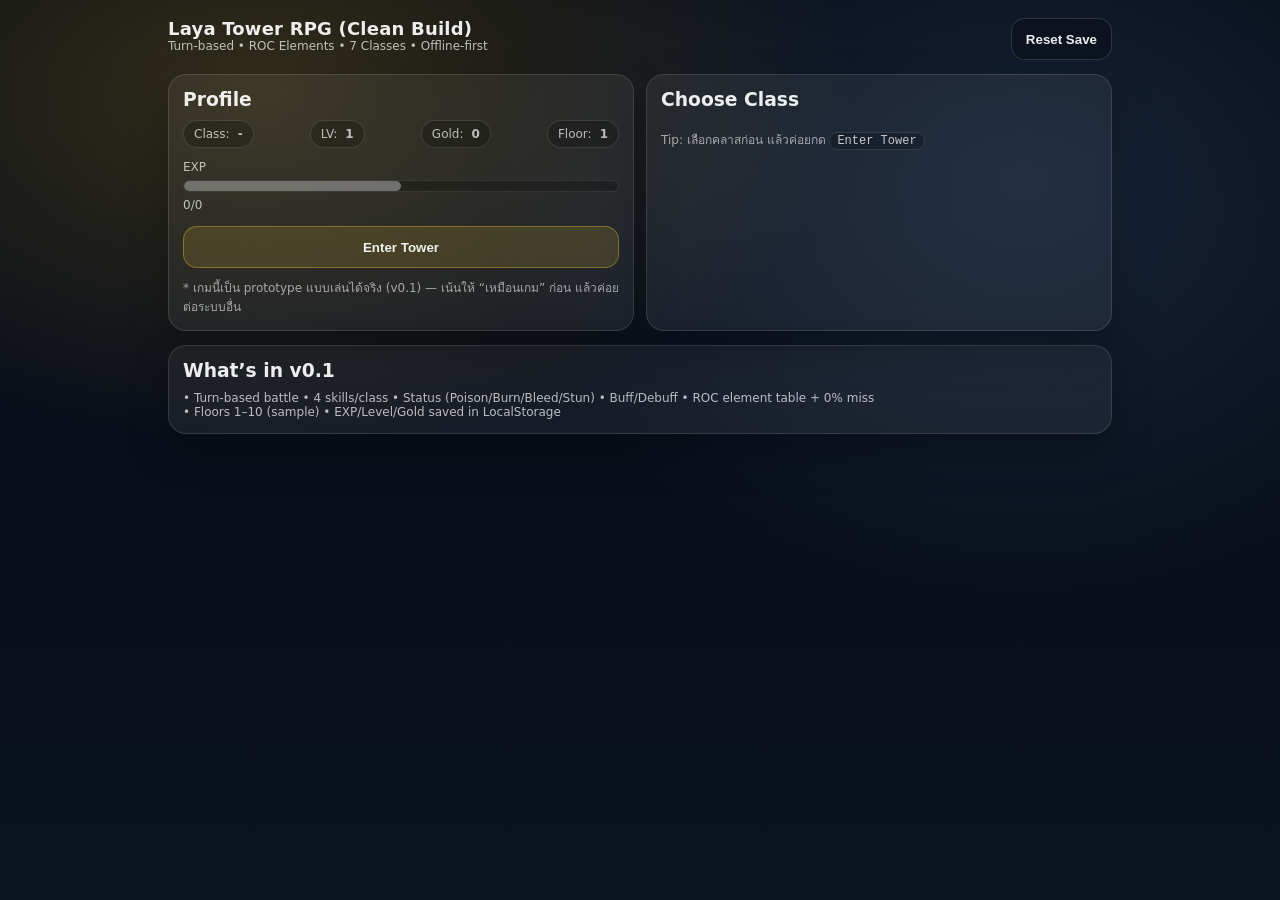
<file: index.html>
<!doctype html>
<html lang="th">
<head>
  <meta charset="utf-8" />
  <meta name="viewport" content="width=device-width,initial-scale=1,viewport-fit=cover" />
  <title>Laya Tower RPG (Clean)</title>
  <link rel="stylesheet" href="./css/game.css" />
</head>
<body>
  <div class="container">
    <div class="topbar">
      <div>
        <div class="brand">Laya Tower RPG (Clean Build)</div>
        <div class="small">Turn-based • ROC Elements • 7 Classes • Offline-first</div>
      </div>
      <div class="row">
        <button class="btn" id="btnReset">Reset Save</button>
      </div>
    </div>

    <div class="grid two">
      <div class="card">
        <h3 style="margin:0 0 10px 0;">Profile</h3>
        <div class="row" style="justify-content:space-between;">
          <span class="pill">Class: <b id="pClass">-</b></span>
          <span class="pill">LV: <b id="pLv">1</b></span>
          <span class="pill">Gold: <b id="pGold">0</b></span>
          <span class="pill">Floor: <b id="pFloor">1</b></span>
        </div>

        <div style="margin-top:12px;">
          <div class="small">EXP</div>
          <div class="bar" style="margin-top:6px;"><div id="expBar"></div></div>
          <div class="small" style="margin-top:6px;"><span id="expTxt">0/0</span></div>
        </div>

        <div style="margin-top:14px;">
          <button class="btn primary" id="btnEnter" style="width:100%;">Enter Tower</button>
          <div class="small" style="margin-top:10px; opacity:.85;">
            * เกมนี้เป็น prototype แบบเล่นได้จริง (v0.1) — เน้นให้ “เหมือนเกม” ก่อน แล้วค่อยต่อระบบอื่น
          </div>
        </div>
      </div>

      <div class="card">
        <h3 style="margin:0 0 10px 0;">Choose Class</h3>
        <div id="classGrid" class="grid" style="grid-template-columns: repeat(2,minmax(0,1fr)); gap:10px;"></div>
        <div class="small" style="margin-top:10px; opacity:.85;">
          Tip: เลือกคลาสก่อน แล้วค่อยกด <span class="kbd">Enter Tower</span>
        </div>
      </div>
    </div>

    <div class="card" style="margin-top:14px;">
      <h3 style="margin:0 0 10px 0;">What’s in v0.1</h3>
      <div class="small">
        • Turn-based battle • 4 skills/class • Status (Poison/Burn/Bleed/Stun) • Buff/Debuff • ROC element table + 0% miss<br/>
        • Floors 1–10 (sample) • EXP/Level/Gold saved in LocalStorage
      </div>
    </div>
  </div>

  <script src="./js/storage.js"></script>
  <script src="./js/data.js"></script>
  <script src="./js/lobby.js"></script>
</body>
</html>
</file>
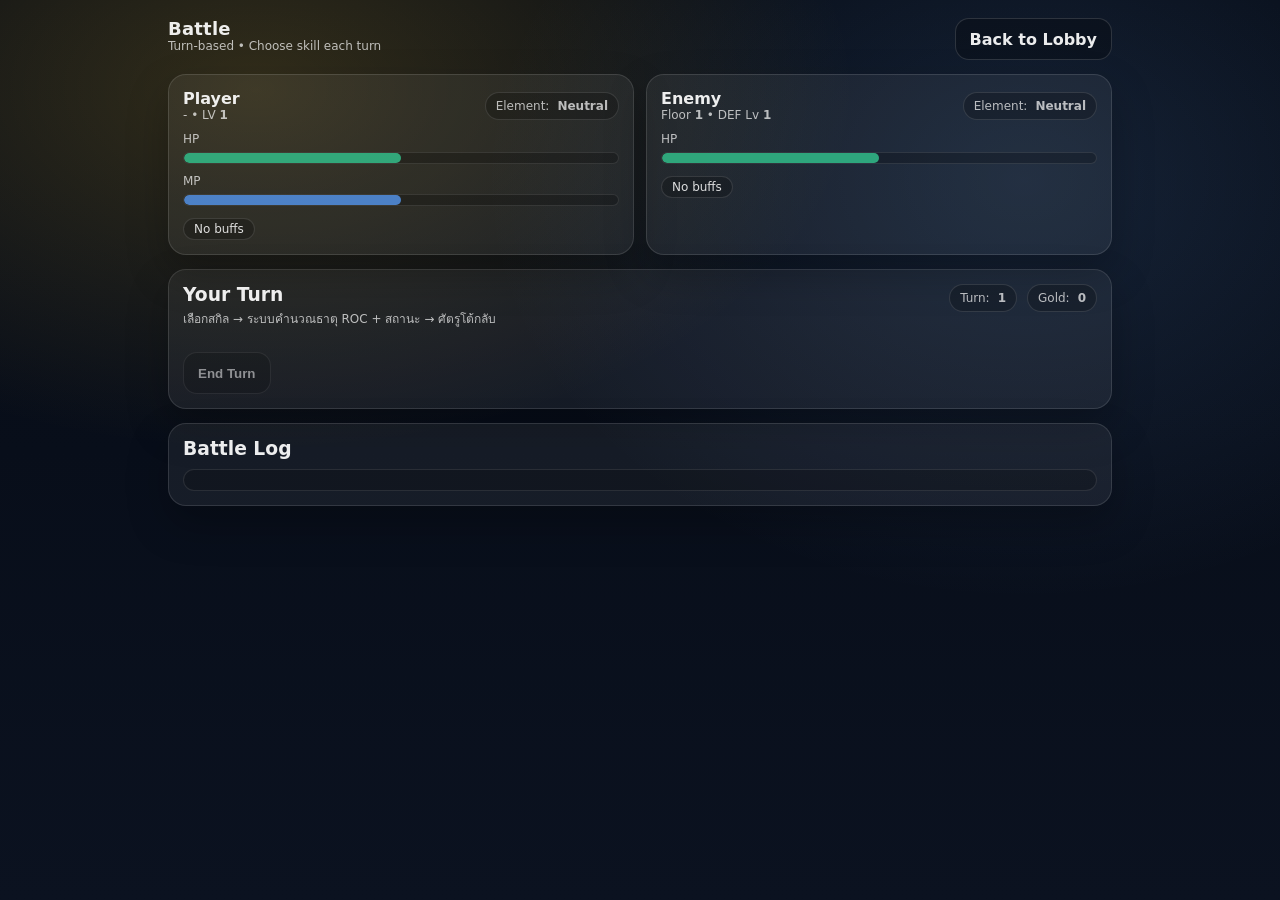
<file: battle.html>
<!doctype html>
<html lang="th">
<head>
  <meta charset="utf-8" />
  <meta name="viewport" content="width=device-width,initial-scale=1,viewport-fit=cover" />
  <title>Battle • Laya Tower RPG</title>
  <link rel="stylesheet" href="./css/game.css" />
</head>
<body>
  <div class="container">
    <div class="topbar">
      <div>
        <div class="brand">Battle</div>
        <div class="small">Turn-based • Choose skill each turn</div>
      </div>
      <div class="row">
        <a class="btn" href="./index.html">Back to Lobby</a>
      </div>
    </div>

    <div class="grid two">
      <div class="card">
        <div class="row" style="justify-content:space-between;">
          <div>
            <div style="font-weight:900; font-size:16px;" id="plName">Player</div>
            <div class="small"><span id="plClass">-</span> • LV <b id="plLv">1</b></div>
          </div>
          <div class="row">
            <span class="pill">Element: <b id="plEl">Neutral</b></span>
          </div>
        </div>
        <div style="margin-top:10px;">
          <div class="small">HP <span id="plHpTxt"></span></div>
          <div class="bar hp" style="margin-top:6px;"><div id="plHpBar"></div></div>
          <div class="small" style="margin-top:10px;">MP <span id="plMpTxt"></span></div>
          <div class="bar mp" style="margin-top:6px;"><div id="plMpBar"></div></div>
        </div>

        <div style="margin-top:12px;" class="row">
          <span class="badge" id="plBuffs">No buffs</span>
          <span class="badge bad" id="plDebuffs" style="display:none;">-</span>
        </div>
      </div>

      <div class="card">
        <div class="row" style="justify-content:space-between;">
          <div>
            <div style="font-weight:900; font-size:16px;" id="enName">Enemy</div>
            <div class="small">Floor <b id="enFloor">1</b> • DEF Lv <b id="enDefLv">1</b></div>
          </div>
          <div class="row">
            <span class="pill">Element: <b id="enEl">Neutral</b></span>
          </div>
        </div>
        <div style="margin-top:10px;">
          <div class="small">HP <span id="enHpTxt"></span></div>
          <div class="bar hp" style="margin-top:6px;"><div id="enHpBar"></div></div>
        </div>

        <div style="margin-top:12px;" class="row">
          <span class="badge" id="enBuffs">No buffs</span>
          <span class="badge bad" id="enDebuffs" style="display:none;">-</span>
        </div>
      </div>
    </div>

    <div class="card" style="margin-top:14px;">
      <div class="row" style="justify-content:space-between; align-items:flex-start;">
        <div>
          <h3 style="margin:0 0 4px 0;">Your Turn</h3>
          <div class="small">เลือกสกิล → ระบบคำนวณธาตุ ROC + สถานะ → ศัตรูโต้กลับ</div>
        </div>
        <div class="row">
          <span class="pill">Turn: <b id="turnNo">1</b></span>
          <span class="pill">Gold: <b id="pGold2">0</b></span>
        </div>
      </div>

      <div class="skillbar" id="skillBar" style="margin-top:12px;"></div>

      <div class="row" style="margin-top:12px; justify-content:space-between;">
        <button class="btn" id="btnEnd" disabled>End Turn</button>
        <button class="btn primary" id="btnNext" style="display:none;">Next Floor</button>
      </div>
    </div>

    <div class="card" style="margin-top:14px;">
      <h3 style="margin:0 0 10px 0;">Battle Log</h3>
      <div class="log" id="log"></div>
    </div>
  </div>

  <script src="./js/element-table-roc.js"></script>
  <script src="./js/storage.js"></script>
  <script src="./js/data.js"></script>
  <script src="./js/battle.js"></script>
</body>
</html>
</file>
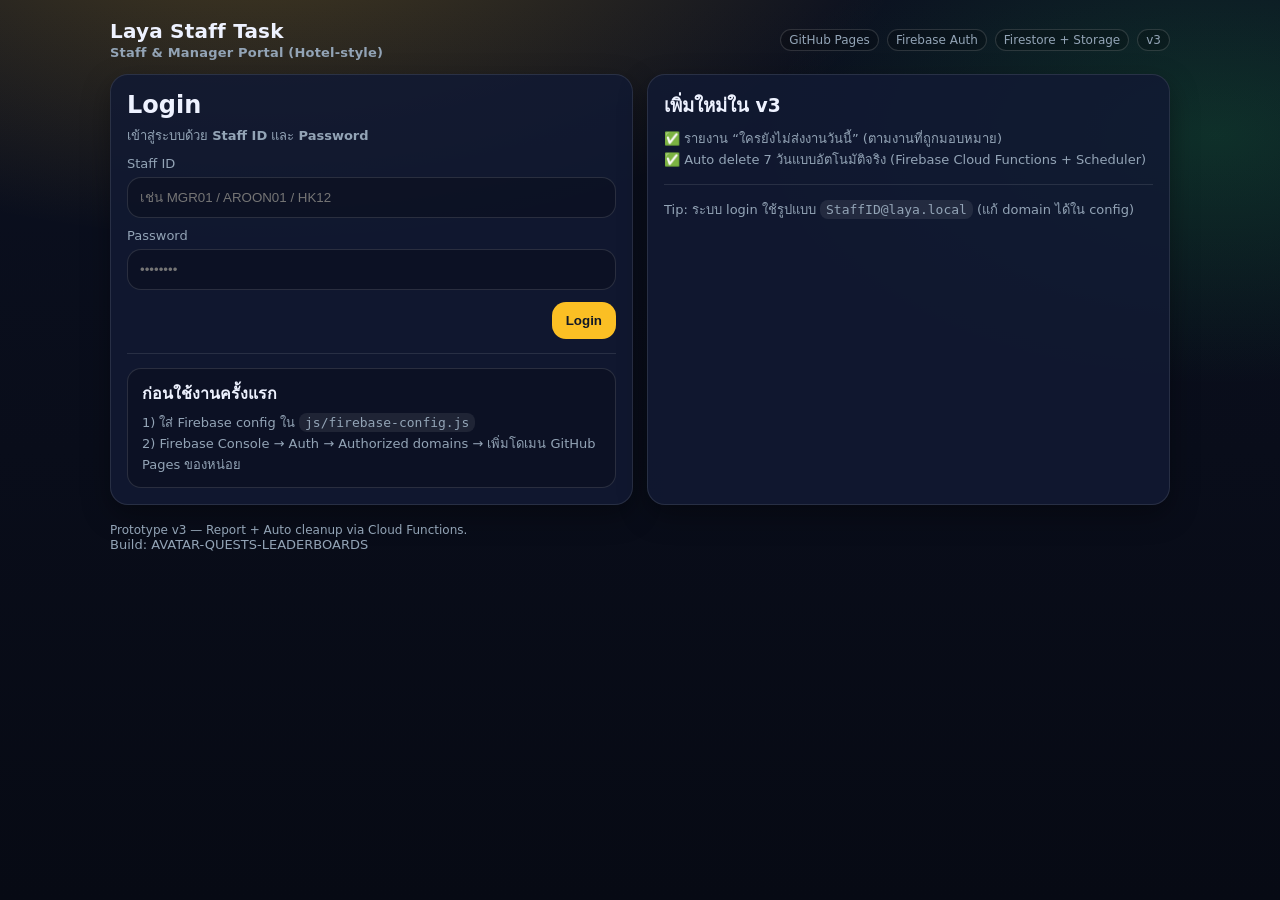
<file: login.html>
<!doctype html>
<html lang="th">
<head>

<meta charset="utf-8" />
<meta name="viewport" content="width=device-width, initial-scale=1" />
<link rel="stylesheet" href="css/style.css" />
<link rel="icon" href="assets/favicon.svg" />

<title>Login | Laya Staff Task</title>

  <link rel="manifest" href="./manifest.json">
  <meta name="theme-color" content="#0b1220">
  <link rel="apple-touch-icon" href="./icons/apple-touch-icon.png">
  <meta name="apple-mobile-web-app-capable" content="yes">
  <meta name="apple-mobile-web-app-status-bar-style" content="black-translucent">

</head>
<body>
  <div class="container">
    <div class="header">
      <div class="brand">
        <div class="title">Laya Staff Task</div>
        <div class="subtitle">Staff & Manager Portal (Hotel-style)</div>
      </div>
      <div class="pills">
        <span class="pill">GitHub Pages</span>
        <span class="pill">Firebase Auth</span>
        <span class="pill">Firestore + Storage</span>
        <span class="pill">v3</span>
      </div>
    </div>

    <div class="grid two">
      <div class="card">
        <h2 style="margin:0 0 6px 0;">Login</h2>
        <div class="small">เข้าสู่ระบบด้วย <b>Staff ID</b> และ <b>Password</b></div>

        <label>Staff ID</label>
        <input id="staffID" placeholder="เช่น MGR01 / AROON01 / HK12" />

        <label>Password</label>
        <input id="password" type="password" placeholder="••••••••" />

        <div class="actions" style="margin-top:12px;">
          <button onclick="doLogin()">Login</button>
        </div>

        <div class="hr"></div>
        <div class="notice">
          <b>ก่อนใช้งานครั้งแรก</b>
          <div class="small" style="margin-top:6px;">
            1) ใส่ Firebase config ใน <code>js/firebase-config.js</code><br/>
            2) Firebase Console → Auth → Authorized domains → เพิ่มโดเมน GitHub Pages ของหน่อย
          </div>
        </div>
      </div>

      <div class="card">
        <h3 style="margin:0 0 8px 0;">เพิ่มใหม่ใน v3</h3>
        <div class="small">
          ✅ รายงาน “ใครยังไม่ส่งงานวันนี้” (ตามงานที่ถูกมอบหมาย)<br/>
          ✅ Auto delete 7 วันแบบอัตโนมัติจริง (Firebase Cloud Functions + Scheduler)<br/>
        </div>
        <div class="hr"></div>
        <div class="small">
          Tip: ระบบ login ใช้รูปแบบ <code>StaffID@laya.local</code> (แก้ domain ได้ใน config)
        </div>
      </div>
    </div>

    <div class="footer">Prototype v3 — Report + Auto cleanup via Cloud Functions.<br/><span class="small">Build: AVATAR-QUESTS-LEADERBOARDS</span></div>
  </div>

<script src="js/firebase-config.js"></script>
<script src="js/firebase-init.js"></script>
<script src="js/auth.js"></script>
</body>
</html>
</file>
<file: css/game.css>
:root{
  --bg0:#050a14;
  --bg1:#0b1220;
  --card: rgba(255,255,255,.06);
  --line: rgba(255,255,255,.12);
  --text: rgba(255,255,255,.92);
  --muted: rgba(255,255,255,.70);
  --accent: #ffcc33;
  --good: #36d399;
  --bad: #ff6b7a;
}

*{ box-sizing:border-box; }
body{
  margin:0;
  font-family: system-ui, -apple-system, Segoe UI, Roboto, "Noto Sans Thai", sans-serif;
  color: var(--text);
  background: radial-gradient(1000px 600px at 20% 10%, rgba(255,204,51,.18), transparent 60%),
              radial-gradient(900px 700px at 80% 20%, rgba(120,180,255,.14), transparent 60%),
              linear-gradient(180deg, var(--bg0), var(--bg1));
  min-height:100vh;
}

a{ color:inherit; }
.container{ max-width: 980px; margin:0 auto; padding: 18px; }
.topbar{
  display:flex; align-items:flex-start; justify-content:space-between; gap:12px; flex-wrap:wrap;
  margin-bottom: 14px;
}
.brand{ font-weight:900; letter-spacing:.2px; font-size: 18px; }
.small{ font-size: 12px; color: var(--muted); }
.card{
  border:1px solid var(--line);
  background: var(--card);
  border-radius: 18px;
  padding: 14px;
  box-shadow: 0 18px 40px rgba(0,0,0,.25);
}

.grid{ display:grid; gap:12px; }
.grid.two{ grid-template-columns: repeat(2, minmax(0,1fr)); }
@media (max-width: 840px){ .grid.two{ grid-template-columns:1fr; } }

.btn{
  display:inline-flex; align-items:center; justify-content:center; gap:8px;
  height: 42px; padding: 0 14px;
  border-radius: 14px;
  border: 1px solid rgba(255,255,255,.14);
  background: rgba(0,0,0,.25);
  color: var(--text);
  cursor:pointer;
  font-weight:800;
  user-select:none;
  text-decoration:none;
}
.btn.primary{
  background: rgba(255,204,51,.14);
  border-color: rgba(255,204,51,.35);
}
.btn:disabled{ opacity:.55; cursor:not-allowed; }
.row{ display:flex; gap:10px; align-items:center; flex-wrap:wrap; }

.pill{
  display:inline-flex; align-items:center; gap:8px;
  border-radius:999px;
  padding: 6px 10px;
  border:1px solid rgba(255,255,255,.12);
  background: rgba(0,0,0,.22);
  font-size: 12px;
  color: var(--muted);
}

.bar{
  width: 100%;
  height: 12px;
  border-radius: 999px;
  border: 1px solid rgba(255,255,255,.10);
  background: rgba(0,0,0,.22);
  overflow:hidden;
}
.bar > div{ height:100%; width:50%; background: rgba(255,255,255,.35); border-radius:999px; }
.bar.hp > div{ background: rgba(54, 211, 153, .75); }
.bar.mp > div{ background: rgba(90,160,255,.75); }

.kbd{
  font-family: ui-monospace, SFMono-Regular, Menlo, Monaco, Consolas, "Liberation Mono", monospace;
  font-size: 12px;
  border: 1px solid rgba(255,255,255,.14);
  padding: 1px 7px;
  border-radius: 8px;
  background: rgba(0,0,0,.25);
  color: rgba(255,255,255,.88);
}

.log{
  max-height: 220px;
  overflow:auto;
  border:1px solid rgba(255,255,255,.10);
  background: rgba(0,0,0,.20);
  border-radius: 14px;
  padding: 10px;
}
.log div{ margin: 6px 0; font-size: 13px; color: rgba(255,255,255,.86); }
.log .good{ color: rgba(120,255,190,.95); }
.log .bad{ color: rgba(255,140,155,.95); }
.log .muted{ color: rgba(255,255,255,.70); }

.skillbar{
  display:grid;
  grid-template-columns: repeat(2, minmax(0, 1fr));
  gap: 10px;
}
@media (max-width: 720px){ .skillbar{ grid-template-columns:1fr; } }

.skill{
  border:1px solid rgba(255,255,255,.12);
  background: rgba(0,0,0,.18);
  border-radius: 16px;
  padding: 10px;
}
.skill .name{ font-weight:900; }
.skill .meta{ margin-top:4px; display:flex; gap:10px; flex-wrap:wrap; color: var(--muted); font-size: 12px; }
.skill .desc{ margin-top:6px; color: rgba(255,255,255,.82); font-size: 13px; }

.badge{
  display:inline-flex; align-items:center;
  border-radius: 999px;
  padding: 3px 10px;
  border: 1px solid rgba(255,255,255,.12);
  background: rgba(0,0,0,.22);
  font-size: 12px;
  color: rgba(255,255,255,.85);
}
.badge.good{ border-color: rgba(54, 211, 153, .35); }
.badge.bad{ border-color: rgba(255,107,122,.35); }
</file>
<file: css/style.css>
:root{
  --bg:#0b1020;
  --card:#121a33;
  --muted:#93a4b6;
  --text:#eef2ff;
  --accent:#fbbf24;
  --accent2:#22c55e;
  --danger:#fb7185;
  --line:rgba(255,255,255,.10);
  --shadow:0 10px 28px rgba(0,0,0,.35);
}
*{ box-sizing:border-box; }
html,body{ height:100%; }
body{
  margin:0;
  font-family: system-ui, -apple-system, Segoe UI, Roboto, Arial, sans-serif;
  background: radial-gradient(1200px 600px at 20% -10%, rgba(251,191,36,.25), transparent 55%),
              radial-gradient(900px 500px at 95% 15%, rgba(34,197,94,.18), transparent 50%),
              linear-gradient(180deg, var(--bg), #070a14);
  color:var(--text);
}
a{ color:var(--accent); text-decoration:none; }
code{ background: rgba(255,255,255,.08); padding:2px 6px; border-radius:8px; }
.container{ max-width: 1100px; margin:0 auto; padding: 20px; }
.header{
  display:flex; gap:14px; align-items:center; justify-content:space-between;
  margin-bottom: 14px;
}
.brand{ display:flex; flex-direction:column; line-height:1.1; }
.brand .title{ font-size: 20px; font-weight: 800; letter-spacing:.2px; }
.brand .subtitle{ font-size: 13px; color:var(--muted); margin-top:4px; }
.pills{ display:flex; gap:8px; flex-wrap:wrap; justify-content:flex-end; align-items:center; }
.pill{
  display:inline-flex; align-items:center; gap:8px;
  padding:6px 10px; border-radius:999px;
  border:1px solid var(--line);
  background: rgba(0,0,0,.22);
  color: var(--muted);
  font-size: 12px;
}
.card{
  background: rgba(18,26,51,.88);
  border:1px solid var(--line);
  border-radius: 18px;
  padding: 16px;
  box-shadow: var(--shadow);
}
.grid{ display:grid; gap:14px; }
.grid.two{ grid-template-columns: 1fr 1fr; }
.grid.three{ grid-template-columns: 1fr 1fr 1fr; }
.grid.four{ grid-template-columns: 1fr 1fr 1fr 1fr; }
@media (max-width: 980px){ .grid.two, .grid.three, .grid.four{ grid-template-columns: 1fr; } }
label{ display:block; font-size: 13px; color:var(--muted); margin: 10px 0 6px; }
input, select, textarea{
  width:100%;
  padding: 12px 12px;
  border-radius: 14px;
  border:1px solid rgba(255,255,255,.12);
  background: rgba(0,0,0,.22);
  color: var(--text);
  outline: none;
}
textarea{ min-height: 90px; resize: vertical; }
.row{ display:flex; gap:10px; flex-wrap:wrap; align-items:center; }
.row > *{ flex: 1; }
.actions{ display:flex; gap:10px; flex-wrap:wrap; justify-content:flex-end; }
button{
  border:0; border-radius: 14px;
  padding: 11px 14px;
  font-weight: 800;
  cursor:pointer;
  background: var(--accent);
  color:#111827;
}
button.secondary{
  background: rgba(255,255,255,.10);
  color: var(--text);
  border: 1px solid rgba(255,255,255,.12);
  font-weight: 700;
}
button.success{ background: var(--accent2); color:#072312; }
button.danger{ background: var(--danger); color:#1f0a10; }
button:disabled{ opacity:.6; cursor:not-allowed; }
.hr{ height:1px; background: var(--line); margin: 14px 0; }
.small{ font-size: 13px; color: var(--muted); }
.hint{ font-size: 12px; color: var(--muted); margin-top:6px; }
.kpi{
  display:flex; flex-direction:column; gap:6px;
  padding: 14px; border-radius: 16px;
  border: 1px solid var(--line);
  background: rgba(0,0,0,.18);
}
.kpi .num{ font-size: 24px; font-weight: 900; }
.kpi .lbl{ font-size: 12px; color: var(--muted); }
.table{ width:100%; border-collapse: collapse; }
.table th, .table td{
  padding: 10px;
  border-bottom: 1px solid rgba(255,255,255,.08);
  text-align: left;
  vertical-align: top;
}
.table th{ font-size: 12px; color: var(--muted); font-weight: 700; }
.badge{
  display:inline-block;
  padding: 4px 10px;
  border-radius: 999px;
  font-size: 12px;
  font-weight: 900;
  border: 1px solid rgba(255,255,255,.12);
}
.badge.waiting{ color: var(--accent); background: rgba(251,191,36,.14); border-color: rgba(251,191,36,.24); }
.badge.approved{ color: #22c55e; background: rgba(34,197,94,.12); border-color: rgba(34,197,94,.22); }
.badge.rejected{ color: var(--danger); background: rgba(251,113,133,.12); border-color: rgba(251,113,133,.22); }
.thumb{
  width: 92px; height: 92px; object-fit: cover;
  border-radius: 14px;
  border: 1px solid rgba(255,255,255,.12);
}
.notice{
  padding: 12px 14px;
  border-radius: 14px;
  border: 1px solid rgba(255,255,255,.12);
  background: rgba(0,0,0,.22);
}
.footer{ margin-top: 18px; font-size: 12px; color: var(--muted); }

/* Mobile tweaks */
.table-wrap{
  overflow-x: auto;
  -webkit-overflow-scrolling: touch;
}
.table-wrap .table{
  min-width: 720px;
}
@media (max-width: 720px){
  .container{ padding: 12px; }
  .header{ flex-direction: column; align-items:flex-start; gap: 10px; }
  .pills{ width:100%; flex-wrap: wrap; gap: 8px; }
  .pills button{ flex:1; min-width: 140px; }
  .actions{ flex-wrap: wrap; gap: 8px; }
  .actions button{ flex:1; min-width: 140px; }
  .card{ padding: 14px; }
  .table{ font-size: 13px; }
  .thumb{ width:44px; height:44px; border-radius: 10px; }
  /* Make action buttons stack inside tables */
  .table-sub td:last-child .row,
  .table-staff td:nth-child(4) .row{ flex-direction: column; align-items: stretch; }
  .table-sub td:last-child .row button,
  .table-staff td:nth-child(4) .row button{ width:100%; }
  /* Hide less-important columns on small screens */
  .table-sub th:nth-child(4), .table-sub td:nth-child(4){ display:none; } /* Dept */
  .table-sub th:nth-child(6), .table-sub td:nth-child(6){ display:none; } /* Date */
  .table-report th:nth-child(3), .table-report td:nth-child(3){ display:none; } /* Position */
  .table-report th:nth-child(4), .table-report td:nth-child(4){ display:none; } /* Department */
  .table-points th:nth-child(3), .table-points td:nth-child(3){ display:none; } /* Position */
  .table-points th:nth-child(4), .table-points td:nth-child(4){ display:none; } /* Department */
  .table-staff th:nth-child(2), .table-staff td:nth-child(2){ display:none; } /* Department */
  .table-staff th:nth-child(5), .table-staff td:nth-child(5){ display:none; } /* Date */
  /* Reduce min-width when columns hidden */
  .table-wrap .table{ min-width: 520px; }
}
@media (max-width: 420px){
  .actions button, .pills button{ min-width: 100%; }
  .table-wrap .table{ min-width: 480px; }
}

/* --- Battle Demo UI --- */
.battle-grid{ display:grid; grid-template-columns: 1.6fr 1fr; gap:14px; }
@media (max-width: 860px){ .battle-grid{ grid-template-columns: 1fr; } }

.topbar{ display:flex; justify-content:space-between; align-items:center; gap:12px; margin: 14px 0; }
.brand{ font-weight:800; letter-spacing:.2px; }
.btn{ display:inline-flex; align-items:center; justify-content:center; gap:8px; padding:10px 12px; border-radius:12px; border:1px solid rgba(255,255,255,.14); background:rgba(255,255,255,.06); color:#fff; text-decoration:none; }
.btn.secondary{ background:rgba(255,255,255,.02); }

.battle-stage{ padding:14px; }
.battle-panel{ padding:14px; }
.battle-header{ display:flex; align-items:flex-end; justify-content:space-between; gap:12px; margin-bottom:10px; flex-wrap:wrap; }
.battle-kpis{ display:flex; gap:10px; flex-wrap:wrap; }
.kpi select{ height:40px; border-radius:10px; padding: 6px 10px; border:1px solid rgba(255,255,255,.14); background:rgba(0,0,0,.25); color:#fff; }

.arena{ position:relative; height:380px; border-radius:16px; overflow:hidden; border:1px solid rgba(255,255,255,.12); background: radial-gradient(1200px 400px at 50% 100%, rgba(88, 226, 255, .10), transparent 70%), rgba(0,0,0,.25); }
@media (max-width: 520px){ .arena{ height: 340px; } }

.arena-bg{ position:absolute; inset:0; background:
  radial-gradient(600px 260px at 20% 20%, rgba(255, 180, 80, .10), transparent 70%),
  radial-gradient(700px 280px at 90% 40%, rgba(120, 255, 180, .10), transparent 70%);
  opacity:.9;
}

.unit{ position:absolute; bottom: 40px; width: 170px; text-align:center; user-select:none; }
.unit.player{ left: 40px; }
.unit.enemy{ right: 40px; } /* flip facing */
.unit-name{ margin-top: 6px; font-weight:700; opacity:.9; } /* keep text readable */
 /* unflip */

.unit-shadow{ position:absolute; left:50%; bottom:-8px; width:110px; height:20px; transform:translateX(-50%); border-radius:999px; background:rgba(0,0,0,.35); filter: blur(1px); }
.unit-body{ position:relative; display:flex; justify-content:center; align-items:center; }
.unit-avatar{ width:92px; height:92px; border-radius:24px; display:flex; align-items:center; justify-content:center; font-weight:900; font-size:28px; background: rgba(255,255,255,.10); border:1px solid rgba(255,255,255,.16); box-shadow: 0 12px 30px rgba(0,0,0,.35); backdrop-filter: blur(6px); }
.unit-avatar.enemy{ background: rgba(255, 120, 120, .12); }

.unit-ring{ position:absolute; width:120px; height:120px; border-radius:999px; border:2px solid rgba(88,226,255,.22); box-shadow: 0 0 0 8px rgba(88,226,255,.06); animation: ringPulse 2.2s ease-in-out infinite; }
.unit-ring.enemy{ border-color: rgba(255, 160, 160, .20); box-shadow: 0 0 0 8px rgba(255, 160, 160, .06); }

/* idle float */
.unit.player .unit-body{ animation: floatIdle 2.4s ease-in-out infinite; }
.unit.enemy .unit-body{ animation: floatIdle 2.1s ease-in-out infinite; }

@keyframes floatIdle{
  0%,100%{ transform: translateY(0); }
  50%{ transform: translateY(-10px); }
}
@keyframes ringPulse{
  0%,100%{ transform: scale(1); opacity:.9; }
  50%{ transform: scale(1.05); opacity:.65; }
}

/* hit flash */
.unit.hit .unit-avatar{ animation: hitFlash .32s ease-in-out; }
@keyframes hitFlash{
  0%{ filter:none; }
  30%{ filter: brightness(1.8) saturate(1.2); }
  100%{ filter:none; }
}
.unit.crit .unit-avatar{ animation: critFlash .35s ease-in-out; }
@keyframes critFlash{
  0%{ filter:none; }
  40%{ filter: brightness(2.2) saturate(1.6) contrast(1.2); }
  100%{ filter:none; }
}

/* casting aura */
.unit.casting .unit-ring{ animation: castSpin .55s linear infinite; }
@keyframes castSpin{
  0%{ transform: rotate(0deg) scale(1.08); opacity:1; }
  100%{ transform: rotate(360deg) scale(1.08); opacity:1; }
}

.hpbar{ height:10px; border-radius:999px; background: rgba(255,255,255,.10); border:1px solid rgba(255,255,255,.12); margin: 6px 22px 0 22px; overflow:hidden; transform: scaleX(1); }
 /* compensate flip */
.hp{ height:100%; width:100%; background: rgba(88,226,255,.75); }
.hp.enemy{ background: rgba(255, 120, 120, .75); }

.battle-log{ margin-top: 10px; padding: 10px; border-radius: 12px; border:1px solid rgba(255,255,255,.10); background: rgba(0,0,0,.18); max-height: 140px; overflow:auto; }
.battle-log > div{ padding: 6px 2px; border-bottom: 1px dashed rgba(255,255,255,.08); }
.battle-log > div:last-child{ border-bottom:none; }

.float-text{ position:absolute; pointer-events:none; font-weight:900; text-shadow: 0 10px 25px rgba(0,0,0,.45); }
.float-text.dmg{ font-size: 24px; }
.float-text.crit{ font-size: 26px; letter-spacing:.4px; }
.float-text.zero{ font-size: 22px; opacity:.85; }
.float-text.status{ font-size: 14px; opacity:.9; font-weight:800; }

.status-layer{ position:absolute; inset:-8px; pointer-events:none; }
.fx{ position:absolute; inset:-10px; border-radius:28px; opacity:.0; }
.fx.fire{ background: radial-gradient(120px 90px at 50% 60%, rgba(255,120,40,.65), transparent 70%); animation: fxPop .9s ease-out; }
.fx.ice{ background: radial-gradient(120px 90px at 50% 60%, rgba(120,200,255,.65), transparent 70%); animation: fxPop .9s ease-out; }
.fx.poison{ background: radial-gradient(120px 90px at 50% 60%, rgba(130,255,160,.55), transparent 70%); animation: fxPop .9s ease-out; }
.fx.arcane{ background: radial-gradient(120px 90px at 50% 60%, rgba(170,120,255,.55), transparent 70%); animation: fxPop .9s ease-out; }

@keyframes fxPop{
  0%{ transform: scale(.7); opacity:0; }
  20%{ opacity:1; }
  100%{ transform: scale(1.25); opacity:0; }
}

/* Battle avatars: use background image (characters) */
.unit-avatar{
  background-size: contain;
  background-repeat: no-repeat;
  background-position: center;
  color: transparent;
}

/* --- Battle screenshot style background --- */
.arena-bg{
  background: linear-gradient(180deg, rgba(0,0,0,.10), rgba(0,0,0,.55)),
              url("./assets/battle/bg_meadow_castle.png") center/cover no-repeat !important;
  filter: saturate(1.05) contrast(1.05);
}

/* Slightly larger enemy frame for boss portrait */
.unit.enemy .unit-avatar{ width: 102px; height: 102px; border-radius: 22px; }

/* Enemy selector chips */
.enemy-chips{ display:flex; gap:8px; flex-wrap:wrap; }
.chip{ display:inline-flex; align-items:center; gap:8px; padding:10px 12px; border-radius:999px; border:1px solid rgba(255,255,255,.14); background:rgba(0,0,0,.20); color:#fff; cursor:pointer; }
.chip .dot{ width:10px; height:10px; border-radius:999px; background:rgba(255,255,255,.35); }
.chip.active{ border-color: rgba(255, 200, 80, .55); box-shadow: 0 0 0 6px rgba(255, 200, 80, .10); }
.chip.active .dot{ background: rgba(255, 200, 80, .85); }
.badge{ display:inline-block; padding:4px 8px; border-radius:999px; border:1px solid rgba(255,255,255,.15); background:rgba(0,0,0,.25); }

/* --- Game Profile class picker --- */
.class-preview{ min-width: 170px; }
.class-portrait{
  width: 140px; height: 140px; border-radius: 24px;
  border: 1px solid rgba(255,255,255,.16);
  background: rgba(0,0,0,.20);
  background-size: contain;
  background-repeat: no-repeat;
  background-position: center;
  box-shadow: 0 16px 40px rgba(0,0,0,.35);
}

.class-grid{
  display:grid;
  grid-template-columns: repeat(4, minmax(0, 1fr));
  gap:10px;
}
@media (max-width: 520px){
  .class-grid{ grid-template-columns: repeat(3, minmax(0,1fr)); }
}

.class-card{
  display:flex; flex-direction:column; align-items:center; gap:8px;
  padding:10px; border-radius:16px;
  border:1px solid rgba(255,255,255,.14);
  background: rgba(0,0,0,.16);
  cursor:pointer;
}
.class-card:hover{ background: rgba(255,255,255,.06); }
.class-card.active{ border-color: rgba(255,200,80,.55); box-shadow: 0 0 0 6px rgba(255,200,80,.10); }
.class-card .img{
  width:64px; height:64px; border-radius:18px;
  background-size: contain; background-repeat:no-repeat; background-position:center;
  border:1px solid rgba(255,255,255,.14);
  background-color: rgba(255,255,255,.06);
}
.class-card .label{ font-size:12px; opacity:.95; text-align:center; font-weight:800; }

/* Skill bar */
.skill-bar{
  display:grid;
  grid-template-columns: repeat(2, minmax(0,1fr));
  gap:10px;
}
.skill-btn{
  display:flex;
  align-items:center;
  justify-content:space-between;
  gap:10px;
  padding:12px;
  border-radius:14px;
  border:1px solid rgba(255,255,255,.14);
  background: rgba(0,0,0,.18);
  color:#fff;
  cursor:pointer;
  text-align:left;
}
.skill-btn:hover{ background: rgba(255,255,255,.06); }
.skill-btn:disabled{ opacity:.45; cursor:not-allowed; }
.skill-btn .left{ display:flex; flex-direction:column; gap:4px; }
.skill-btn .name{ font-weight:900; font-size:14px; line-height:1.1; }
.skill-btn .meta{ font-size:12px; opacity:.8; }
.skill-btn .right{ font-size:12px; opacity:.9; font-weight:900; }
.pill{
  display:inline-flex; align-items:center; gap:6px;
  padding:3px 8px; border-radius:999px;
  border:1px solid rgba(255,255,255,.14);
  background: rgba(0,0,0,.20);
}

/* Inventory */
.inv-list{ display:grid; grid-template-columns: repeat(2, minmax(0,1fr)); gap:12px; }
@media (max-width: 720px){ .inv-list{ grid-template-columns: 1fr; } }
.inv-card{ padding:12px; border-radius:16px; border:1px solid rgba(255,255,255,.12); background: rgba(0,0,0,.16); }
.equip-card{ padding:12px; border-radius:16px; border:1px solid rgba(255,255,255,.12); background: rgba(0,0,0,.12); }
.grid.three{ display:grid; grid-template-columns: repeat(3, minmax(0,1fr)); gap:10px; }
@media (max-width: 860px){ .grid.three{ grid-template-columns: 1fr; } }

.equip-mini{ padding:12px; border-radius:16px; border:1px solid rgba(255,255,255,.12); background: rgba(0,0,0,.12); }

/* --- Rarity styles --- */
.rarity-C{ border-color: rgba(180,180,180,.35) !important; }
.rarity-R{ border-color: rgba(90,160,255,.55) !important; box-shadow: 0 0 0 6px rgba(90,160,255,.10); }
.rarity-E{ border-color: rgba(170,120,255,.65) !important; box-shadow: 0 0 0 6px rgba(170,120,255,.10); }
.rarity-L{ border-color: rgba(255,200,80,.75) !important; box-shadow: 0 0 0 6px rgba(255,200,80,.14); }

.pill.rarity{ font-weight:900; }
.pill.rarity.C{ border-color: rgba(180,180,180,.35); }
.pill.rarity.R{ border-color: rgba(90,160,255,.55); color: rgba(150,210,255,.95); }
.pill.rarity.E{ border-color: rgba(170,120,255,.65); color: rgba(210,175,255,.98); }
.pill.rarity.L{ border-color: rgba(255,200,80,.75); color: rgba(255,220,120,.98); }

.btn.danger{
  border-color: rgba(255,120,120,.45);
  background: rgba(255,120,120,.10);
}
.btn.danger:hover{ background: rgba(255,120,120,.16); }

.mini-stats{
  display:flex; gap:8px; flex-wrap:wrap; margin-top:8px;
}
.mini-stats .tag{
  font-size:12px; opacity:.9;
  padding:3px 8px; border-radius:999px;
  border:1px solid rgba(255,255,255,.12);
  background: rgba(0,0,0,.18);
}

/* Shop */
.shop-grid{ display:grid; grid-template-columns: repeat(2, minmax(0,1fr)); gap:12px; }
@media (max-width: 720px){ .shop-grid{ grid-template-columns: 1fr; } }
.shop-card{ padding:12px; border-radius:16px; border:1px solid rgba(255,255,255,.12); background: rgba(0,0,0,.16); }

/* Sets page */
.sets-grid{ display:grid; grid-template-columns: repeat(2, minmax(0,1fr)); gap:12px; }
@media (max-width: 720px){ .sets-grid{ grid-template-columns: 1fr; } }
.set-card{ padding:12px; border-radius:16px; border:1px solid rgba(255,255,255,.12); background: rgba(0,0,0,.16); }
.set-card.active{ border-color: rgba(255,200,80,.75); box-shadow: 0 0 0 6px rgba(255,200,80,.12); }

/* Badges */
.badges-grid{ display:grid; grid-template-columns: repeat(2, minmax(0,1fr)); gap:12px; }
@media (max-width: 720px){ .badges-grid{ grid-template-columns: 1fr; } }
.badge-card{ padding:12px; border-radius:16px; border:1px solid rgba(255,255,255,.12); background: rgba(0,0,0,.16); }
.badge-card.active{ border-color: rgba(255,200,80,.75); box-shadow: 0 0 0 6px rgba(255,200,80,.12); }

/* Quests */
.quests-grid{ display:grid; grid-template-columns: repeat(2, minmax(0,1fr)); gap:12px; }
@media (max-width: 720px){ .quests-grid{ grid-template-columns: 1fr; } }
.quest-card{ padding:12px; border-radius:16px; border:1px solid rgba(255,255,255,.12); background: rgba(0,0,0,.16); }
.quest-card.done{ border-color: rgba(120,255,180,.30); }
.quest-card.claimed{ opacity:.65; }
.progress{ height:10px; border-radius:999px; border:1px solid rgba(255,255,255,.10); background: rgba(0,0,0,.22); overflow:hidden; }
.progress-bar{ height:100%; border-radius:999px; background: rgba(255,255,255,.35); }

/* Profile avatar frame */
.profile-row{ display:flex; gap:12px; align-items:center; flex-wrap:wrap; }
.profile-avatar{
  width: 74px; height: 74px; border-radius: 22px;
  border: 2px solid rgba(255,255,255,.16);
  background-size: contain;
  background-repeat:no-repeat;
  background-position:center;
  background-color: rgba(0,0,0,.18);
  box-shadow: 0 12px 28px rgba(0,0,0,.35);
}
.profile-avatar.frame-2{ border-color: rgba(170,120,255,.7); box-shadow: 0 0 0 6px rgba(170,120,255,.12), 0 12px 28px rgba(0,0,0,.35); }
.profile-avatar.frame-3{ border-color: rgba(255,200,80,.85); box-shadow: 0 0 0 6px rgba(255,200,80,.14), 0 12px 28px rgba(0,0,0,.35); }
</file>
